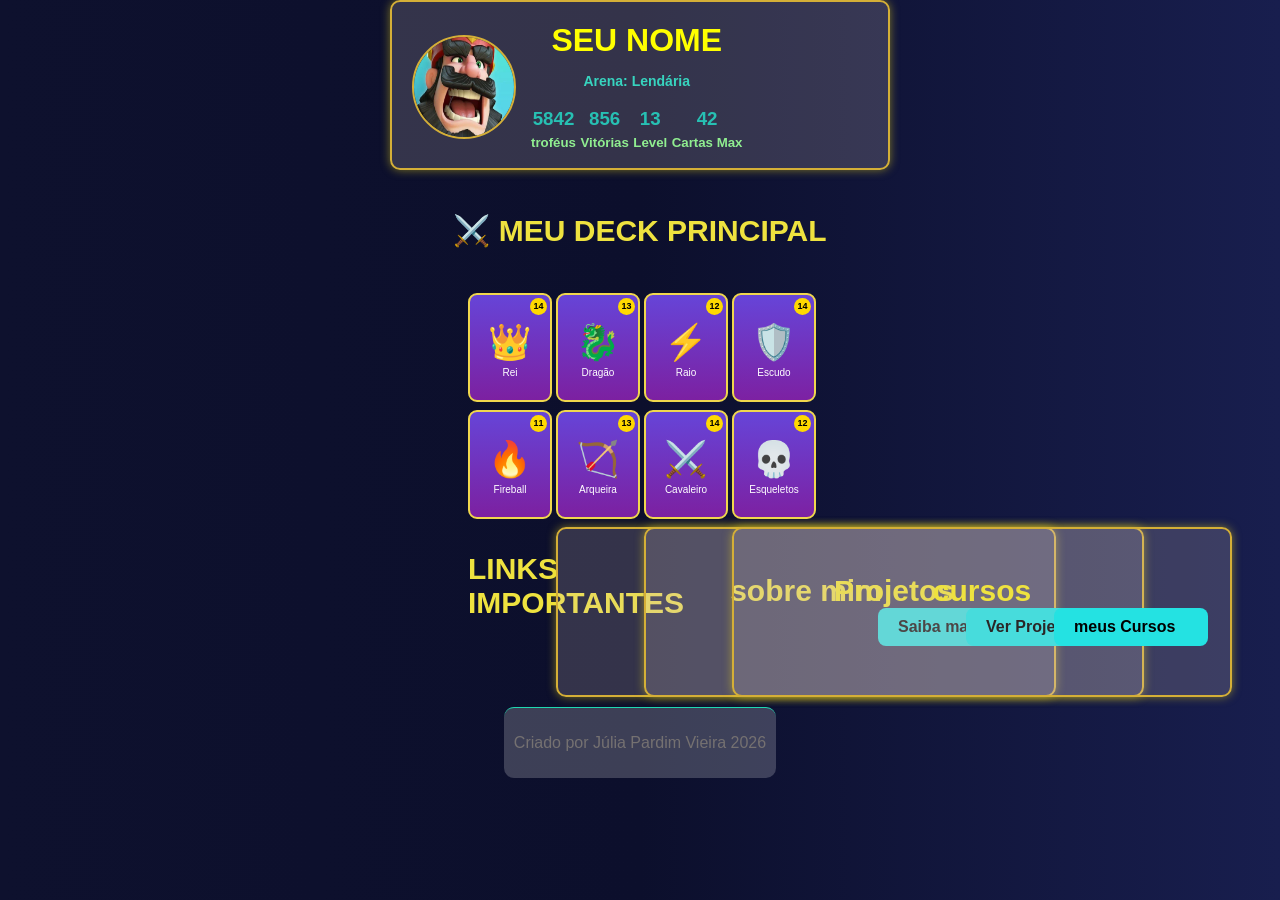
<file: index.html>
<!DOCTYPE html>
<html lang="pt-br">
<head>
<meta charset="UTF-8">
<meta name="viewport" content="width=device-width, initial-scale=1.0">
<title>Clash Royale</title>
<link rel="stylesheet" href="style.css">
</head>

<body>

<main>

<div class="card">

<div class="perfil">
<img src="img/images.webp">

<div>
<h1>SEU NOME</h1>
<p>Arena: Lendária</p>


<div class="stats">
<h3 class="numero">5842</h3>
<H5 class="titulo">troféus</H5></div>

<div class="stats">
<h3 class="numero">856</h3>
<H5 class="titulo">Vitórias</H5></div>

<div class="stats">
<h3 class="numero">13</h3>      
<H5 class="titulo">Level</H5></div>

<div class="stats">
<h3 class="numero">42</h3>
<H5 class="titulo">Cartas Max</H5></div>

</main><br>
<main>

<div class="stats">
    <h2>⚔️ MEU DECK PRINCIPAL</h2>
    </div>

<div class="cartas">

<div class="carta">
<div class="nivel">14</div>
<div class="imagem">👑</div>
<div class="nome">Rei</div>
</div>

<div class="carta">
<div class="nivel">13</div>
<div class="imagem">🐉</div>
<div class="nome">Dragão</div>
</div>

<div class="carta">
<div class="nivel">12</div>
<div class="imagem">⚡</div>
<div class="nome">Raio</div>
</div>

<div class="carta">
<div class="nivel">14</div>
<div class="imagem">🛡️</div>
<div class="nome">Escudo</div>
</div>

<div class="carta">
<div class="nivel">11</div>
<div class="imagem">🔥</div>
<div class="nome">Fireball</div>
</div>

<div class="carta">
<div class="nivel">13</div>
<div class="imagem">🏹</div>
<div class="nome">Arqueira</div>
</div>

<div class="carta">
<div class="nivel">14</div>
<div class="imagem">⚔️</div>
<div class="nome">Cavaleiro</div>
</div>

<div class="carta">
<div class="nivel">12</div>
<div class="imagem">💀</div>
<div class="nome">Esqueletos</div>
</div>



<div class="stats">
    <h2>LINKS IMPORTANTES</h2>
    </div>

    <section class="card">
<H2>sobre mim</H2>
<a href="#">Saiba mais</a>
</section>

<section class="card">
<H2>Projetos</H2>
<a href="#">Ver Projetos</a>
</section>

<section class="card">
    <h2>cursos</h2>
    <a href="#">meus Cursos </a>

</section>
</main>


<footer>
    <p>Criado por Júlia Pardim Vieira 2026</p>


</body>
</html>
</file>
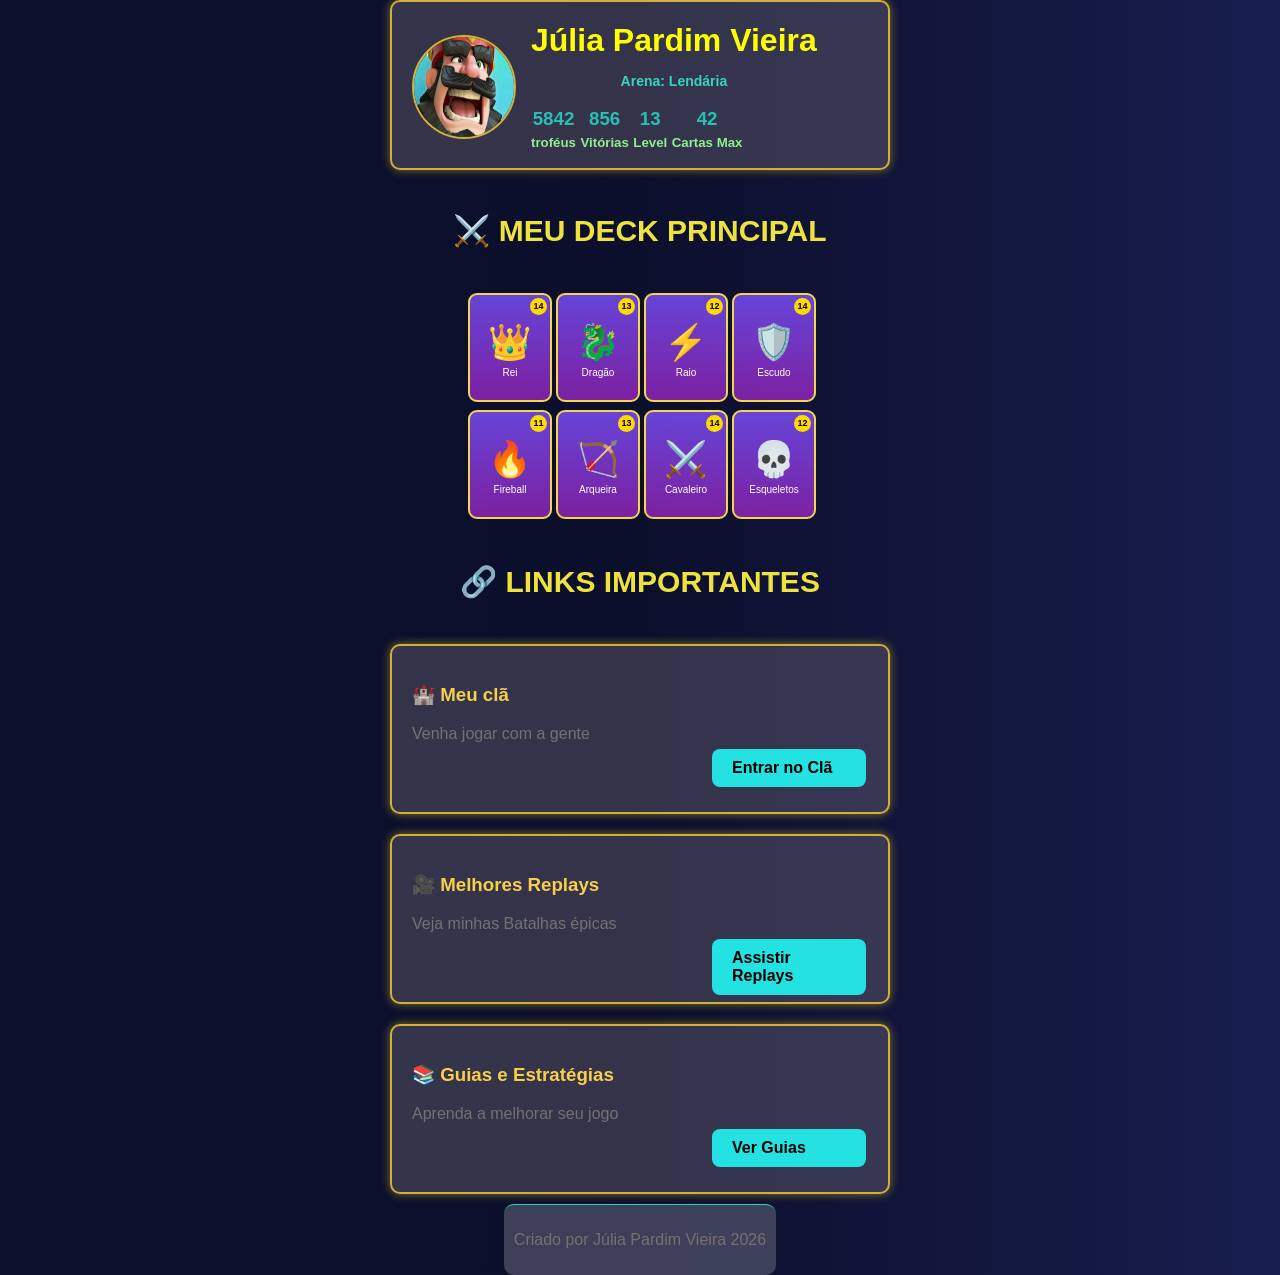
<file: cla.html>
<!DOCTYPE html>
<html lang="en">
<head>
    <meta charset="UTF-8">
    <meta name="viewport" content="width=device-width, initial-scale=1.0">
    <title>Document</title>
    <link rel="stylesheet" href="style.css">
</head>
<body>
    <main>

<div class="card">

<div class="perfil">
<img src="img/images.webp">

<div>
<h1>Júlia Pardim Vieira</h1>
<p>Arena: Lendária</p>


<div class="stats">
<h3 class="numero">5842</h3>
<H5 class="titulo">troféus</H5></div>

<div class="stats">
<h3 class="numero">856</h3>
<H5 class="titulo">Vitórias</H5></div>

<div class="stats">
<h3 class="numero">13</h3>      
<H5 class="titulo">Level</H5></div>

<div class="stats">
<h3 class="numero">42</h3>
<H5 class="titulo">Cartas Max</H5></div>

</main><br>
<main>

<div class="stats">
    <h2>⚔️ MEU DECK PRINCIPAL</h2>
    </div>

<div class="cartas">

<div class="carta">
<div class="nivel">14</div>
<div class="imagem">👑</div>
<div class="nome">Rei</div>
</div>

<div class="carta">
<div class="nivel">13</div>
<div class="imagem">🐉</div>
<div class="nome">Dragão</div>
</div>

<div class="carta">
<div class="nivel">12</div>
<div class="imagem">⚡</div>
<div class="nome">Raio</div>
</div>

<div class="carta">
<div class="nivel">14</div>
<div class="imagem">🛡️</div>
<div class="nome">Escudo</div>
</div>

<div class="carta">
<div class="nivel">11</div>
<div class="imagem">🔥</div>
<div class="nome">Fireball</div>
</div>

<div class="carta">
<div class="nivel">13</div>
<div class="imagem">🏹</div>
<div class="nome">Arqueira</div>
</div>

<div class="carta">
<div class="nivel">14</div>
<div class="imagem">⚔️</div>
<div class="nome">Cavaleiro</div>
</div>

<div class="carta">
<div class="nivel">12</div>
<div class="imagem">💀</div>
<div class="nome">Esqueletos</div>
</div>

</div>
<div class="stats">
    <h2>🔗 LINKS IMPORTANTES</h2>
    </div>
<section class="card">
<h3>🏰 Meu clã</h3>
<p>Venha jogar com a gente</p>
<a href="cla.html">Entrar no Clã</a>
</section>

<section class="card">
<h3>🎥 Melhores Replays</h3>
<p>Veja minhas Batalhas épicas</p>
<a href="replay.html">Assistir Replays</a>
</section>

<section class="card">
    <h3>📚 Guias e Estratégias</h3>
    <p>Aprenda a melhorar seu jogo</p>
    <a href="guias.html">Ver Guias</a>

</section>
</main>


<footer>
    <p>Criado por Júlia Pardim Vieira 2026</p>
</footer>

</body>
</html>
</file>
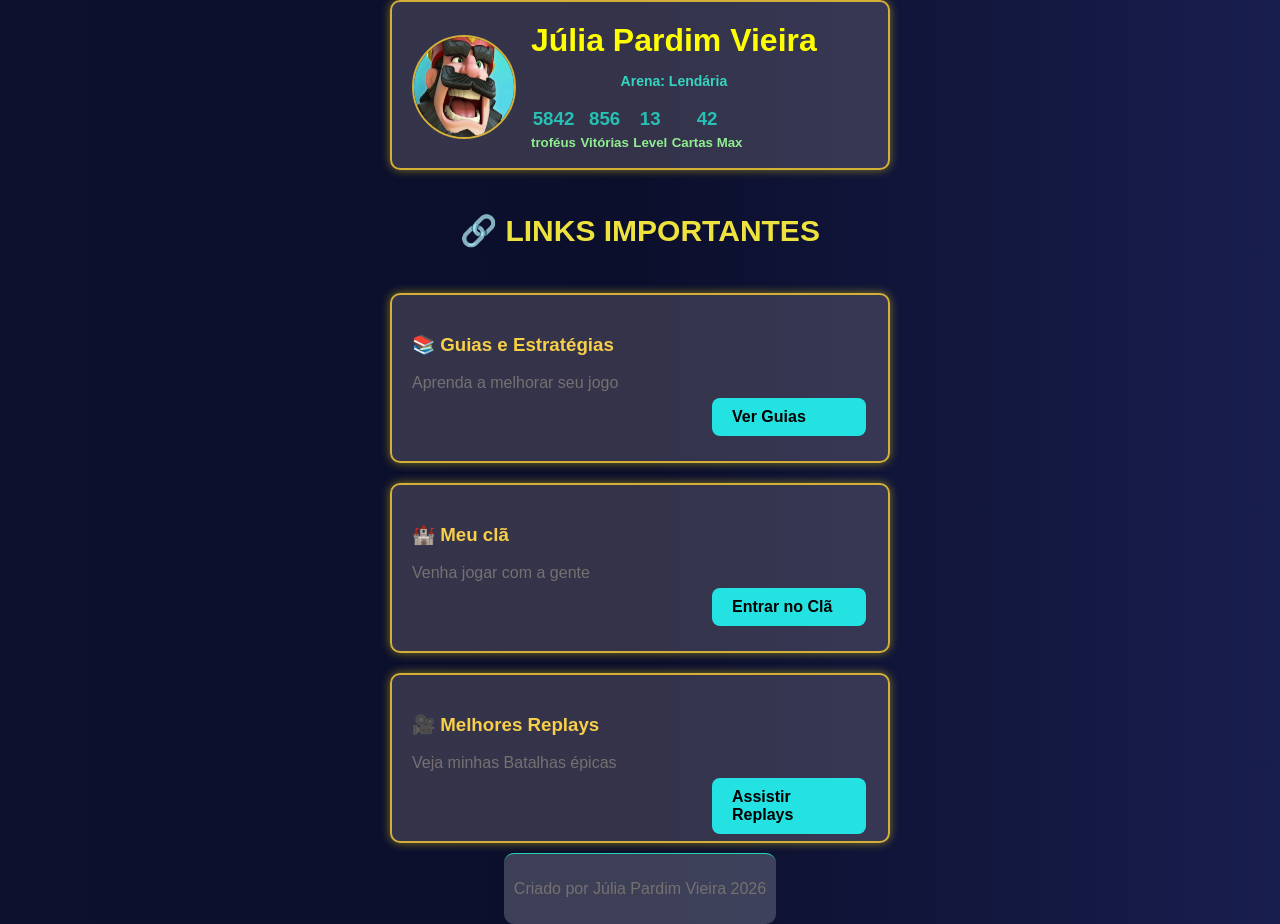
<file: guias.html>
<!DOCTYPE html>
<html lang="en">
<head>
    <meta charset="UTF-8">
    <meta name="viewport" content="width=device-width, initial-scale=1.0">
    <title>Document</title>
    <link rel="stylesheet" href="style.css">
</head>
<body>
    <main>

<div class="card">

<div class="perfil">
<img src="img/images.webp">

<div>
<h1>Júlia Pardim Vieira</h1>
<p>Arena: Lendária</p>


<div class="stats">
<h3 class="numero">5842</h3>
<H5 class="titulo">troféus</H5></div>

<div class="stats">
<h3 class="numero">856</h3>
<H5 class="titulo">Vitórias</H5></div>

<div class="stats">
<h3 class="numero">13</h3>      
<H5 class="titulo">Level</H5></div>

<div class="stats">
<h3 class="numero">42</h3>
<H5 class="titulo">Cartas Max</H5></div>

</main><br>
<main>

<div class="stats">
    <h2>🔗 LINKS IMPORTANTES</h2>
    </div>
    
    <section class="card">
        <h3>📚 Guias e Estratégias</h3>
        <p>Aprenda a melhorar seu jogo</p>
        <a href="guias.html">Ver Guias</a>
    
    </section>
<section class="card">
<h3>🏰 Meu clã</h3>
<p>Venha jogar com a gente</p>
<a href="cla.html">Entrar no Clã</a>
</section>

<section class="card">
<h3>🎥 Melhores Replays</h3>
<p>Veja minhas Batalhas épicas</p>
<a href="replay.html">Assistir Replays</a>
</section>
</main>


<footer>
    <p>Criado por Júlia Pardim Vieira 2026</p>
</footer>

</body>
</html>
</file>
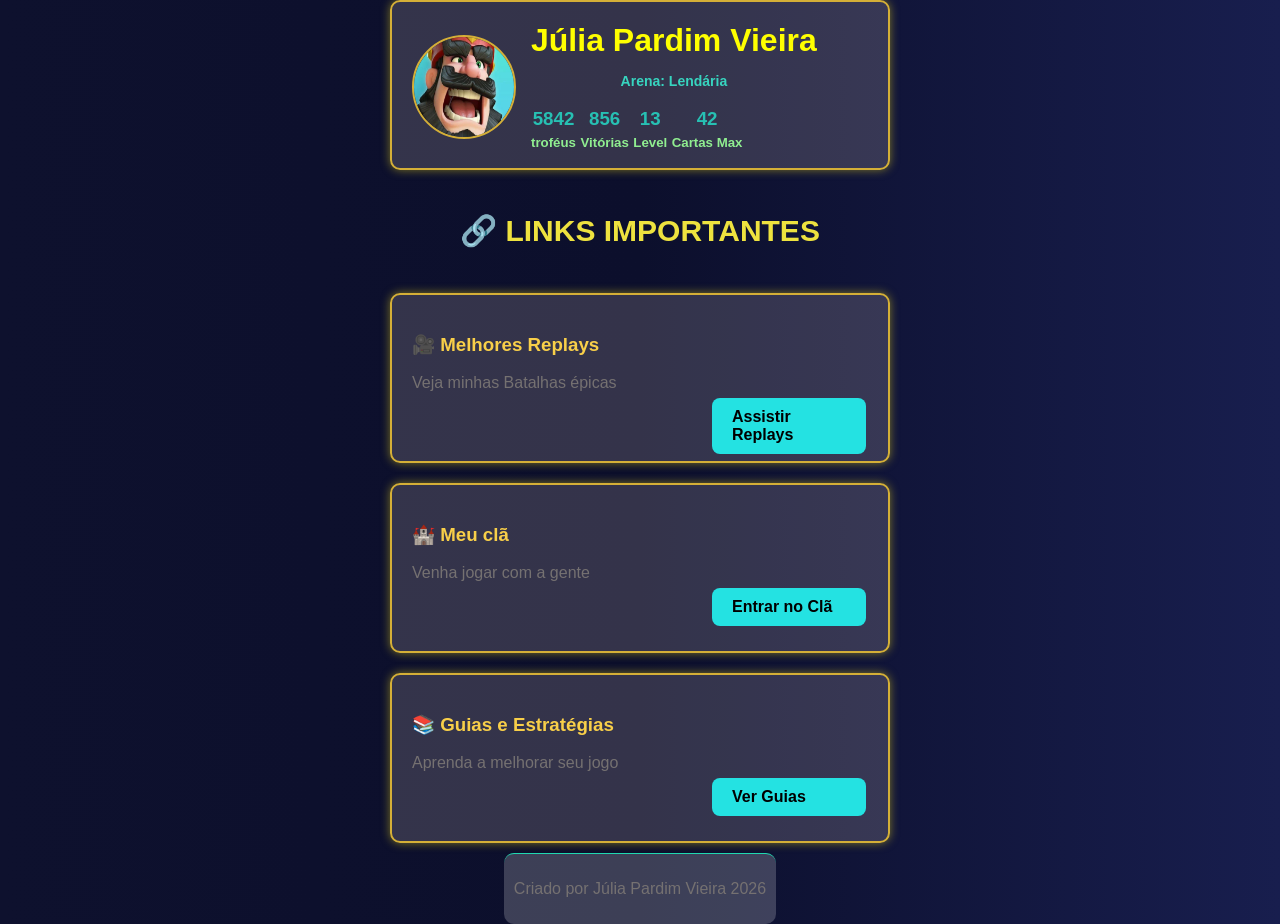
<file: replay.html>
<!DOCTYPE html>
<html lang="en">
<head>
    <meta charset="UTF-8">
    <meta name="viewport" content="width=device-width, initial-scale=1.0">
    <title>Document</title>
    <link rel="stylesheet" href="style.css">
</head>
<body>
    <main>

<div class="card">

<div class="perfil">
<img src="img/images.webp">

<div>
<h1>Júlia Pardim Vieira</h1>
<p>Arena: Lendária</p>


<div class="stats">
<h3 class="numero">5842</h3>
<H5 class="titulo">troféus</H5></div>

<div class="stats">
<h3 class="numero">856</h3>
<H5 class="titulo">Vitórias</H5></div>

<div class="stats">
<h3 class="numero">13</h3>      
<H5 class="titulo">Level</H5></div>

<div class="stats">
<h3 class="numero">42</h3>
<H5 class="titulo">Cartas Max</H5></div>

</main><br>
<main>


<div class="stats">
    <h2>🔗 LINKS IMPORTANTES</h2>
</div>

<section class="card">
<h3>🎥 Melhores Replays</h3>
<p>Veja minhas Batalhas épicas</p>
<a href="replay.html">Assistir Replays</a>
</section>
<section class="card">
<h3>🏰 Meu clã</h3>
<p>Venha jogar com a gente</p>
<a href="cla.html">Entrar no Clã</a>
</section>

<section class="card">
    <h3>📚 Guias e Estratégias</h3>
    <p>Aprenda a melhorar seu jogo</p>
    <a href="guias.html">Ver Guias</a>

</section>
</main>


<footer>
    <p>Criado por Júlia Pardim Vieira 2026</p>
</footer>

</body>
</html>
</file>
<file: style.css>
/* FLEXBOX 

    justify-content:
    Define o alinhamento dos itens ao longo do eixo principal do container flexível.

    Flex-start: 
    Alinha os itens no início do container flexível. A ESQUERDA

    Flex-end: 
    Alinha os itens no final do container flexível. Á DIREITA

    Center: 
    Alinha os itens no centro do container flexível. AO CENTRO

    Space-between: Distribui os itens igualmente, com o primeiro item no início e o último item no final do container flexível. ESPAÇO ENTRE OS ITENS

    Space-around: 
    Distribui os itens igualmente, com espaço ao redor de cada item. ESPAÇO AO REDOR

    align-items:
    Define o alinhamento dos itens ao longo do eixo transversal do container flexível.
    align-items: flex-start; Alinha os itens no início do eixo transversal. (Topo)
    align-items: flex-end; Alinha os itens no final do eixo transversal. (Base  
*/

/* FLEX DIRECTION
    ROW: Alinha os itens em uma linha horizontal. (Padrão)
    ROW-REVERSE: Alinha os itens em uma linha horizontal, mas na ordem inversa.
    column: Alinha os itens em uma coluna vertical.
    column-reverse: Alinha os itens em uma coluna vertical, mas na ordem inversa.

*/

body {
display: flex;
align-items: center;
flex-direction: column;
margin: 0;
font-family: Arial, Helvetica, sans-serif;
background: linear-gradient(to right, #0e112e, #0c0f2c, #181e4e);
color: #000000;
min-height: 100vh;
}

.card {
width: 500px;
height:170px;
padding: 20px;
border: 2px solid #d4af37;
box-shadow: 0 0 10px rgba(236, 215, 26, 0.5);
border-radius: 10px;
background-color: #292442;
box-sizing: border-box;

}


.perfil {
display: flex;
align-items: center;
gap: 15px;
}

.perfil img {
    border: 2px solid #d4af37;
width: 100px;
height: 100px;
border-radius: 50%;
}

.perfil p {
    font-size: 14px;
    font-weight: bold;
color: #37d4bf;
text-align: center;
margin: 5;
}

.perfil h1 {
color: yellow;
margin: 0;
text-align: center;
}

H2 {
    font-size: 30px;
    font-weight: bold;
    font-family: Arial, Helvetica, sans-serif;
    color: #eee23f;
    text-align: center;
}

.perfil h3 {
color: rgb(39, 192, 179);
margin: 5px 0;
text-align: center;
}

.perfil h4 {
color: rgb(63, 111, 128);
margin: 5px 0;
}

.perfil h5 {
color: lightgreen;
margin: 0;

}
.stats {
display: inline-block;  
gap: 10px;
}


.cartas {
display: grid;
grid-template-columns: repeat(4, 80px);
gap: 8px;
justify-content: center;
}

.carta {
width: 80px;
height: 105px;
background-color: rgba(161, 38, 199, 0.5);
background-image: linear-gradient(to bottom, rgba(105, 76, 233, 0.842), rgba(161, 38, 199, 0.5));
border: 2px solid #f0d74d;
border-radius: 9px;
position: relative;
display: flex;
flex-direction: column;
align-items: center;
justify-content: center;
}

.nivel {
position: absolute;
top: 3px;
right: 3px;
width: 17px;
height: 17px;
background: #ffd900;
border-radius: 50%;
font-size: 9px;
font-weight: bold;
display: flex;
align-items: center;
justify-content: center;
}

.imagem {
font-size: 35px;
margin-top: 5px;
}

.nome {
color: white;
font-family: Arial;
font-size: 10px;
margin-top: 4px;
}

.link {
    width: 100px;
height:200px;
padding: 20px;
border: 2px solid #d4af37;
box-shadow: 0 0 10px rgba(236, 215, 26, 0.5);
border-radius: 10px;
background-color: #292442;
box-sizing: border-box;
}

header {
text-align: center;
padding: 30px;

}
header img {
    width: 150px;
    height: 150px;
    border-radius: 50%;
    border: 5px solid #fff;
}
header h1 {
    margin: 15px 0 5px;
    font-size: 24px;
}

header p {
    margin: 2;
    font-size: 16px;
}

main {
 justify-content: space-evenly;
    display: flex;
    flex-direction: column;
    align-items: center;
    gap: 20px;
   
}
.card{

background-color: rgba(207, 196, 196, 0.2);
border-radius: 10px;
padding: 20px;
text-align: flex-start;
transition: transform 0.3s ease;


}

.card a:hover {

    transform: scale(1.05);
    box-shadow: 0 4px 8px rgba(0, 0, 0, 0.2);
}

.card h2 {
    margin-bottom: 10px;
    
}

.card a {

     display: flex;
    padding: 10px 20px;
    margin-top: 10px;
    align-items: flex-end;
    background-color: #24e2e2;
    /* Para jogar o botão na direita */
    margin-left: 300px;
    margin-top: -10px;
    display: inline-block;
    width: 25%;
    color: #000000;
    text-decoration: none;
border-radius: 8px;
    transition: background-color 0.3s ease, color 0.3s ease;
    font-weight: bold; 

}
h3 {
    color: #f8cf49;
}
p {
    color: #757171;
}

footer {
    text-align: center;
    padding: 10px;
    border-radius: 10px;
    background-color: rgba(255, 255, 255, 0.2);
    border-top: 1px solid #1fd8b0;
    margin-top: 10px;
}
/* align-items: center; */


/* 
header {
    text-align: center;
    padding: 30px;

}
header img {
    justify-content: center;
    width: 150px;
    height: 150px;
    border-radius: 50%;
    border: 5px solid #fff;
    }
header h1 {
    margin: 15px 0 5px;
    font-size: 24px;
}

header p {
    margin: 2;
    font-size: 16px;
    }
    
main {
 justify-content: space-evenly;
 display: flex;
 flex-direction: column;
    align-items: center;
    gap: 20px;
    
    } */
</file>
